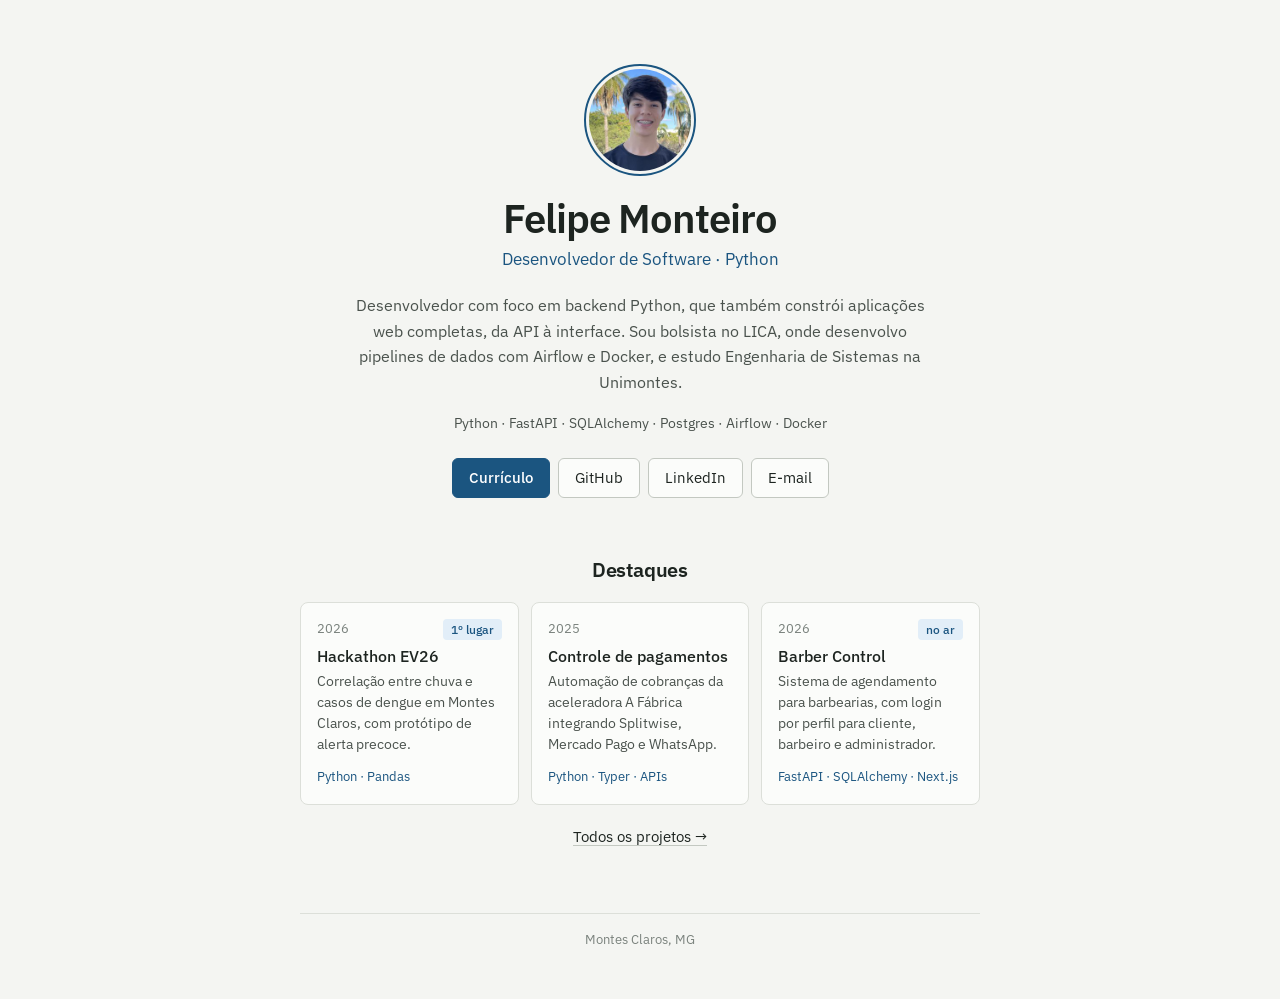
<file: index.html>
<!DOCTYPE html>
<html lang="pt-BR">
<head>
    <meta charset="UTF-8">
    <meta name="viewport" content="width=device-width, initial-scale=1.0">
    <title>Felipe Monteiro · Desenvolvedor de Software</title>
    <meta name="description" content="Felipe Monteiro, desenvolvedor de software com foco em backend Python. Bolsista no LICA e estudante de Engenharia de Sistemas na Unimontes.">
    <meta property="og:title" content="Felipe Monteiro · Desenvolvedor de Software">
    <meta property="og:description" content="Backend com Python e FastAPI, pipelines de dados no LICA, Engenharia de Sistemas na Unimontes.">
    <meta property="og:image" content="https://felipemonteiro.dev/foto.jpg">
    <meta property="og:url" content="https://felipemonteiro.dev/">
    <meta property="og:type" content="website">
    <link rel="icon" href="foto.jpg">
    <link rel="preconnect" href="https://fonts.googleapis.com">
    <link rel="preconnect" href="https://fonts.gstatic.com" crossorigin>
    <link href="https://fonts.googleapis.com/css2?family=IBM+Plex+Sans:wght@400;500;600&display=swap" rel="stylesheet">
    <link rel="stylesheet" href="style.css">
</head>
<body>
    <main>
        <header>
            <img class="avatar" src="foto.jpg" alt="Foto de Felipe Monteiro" width="112" height="112">
            <h1>Felipe Monteiro</h1>
            <p class="role">Desenvolvedor de Software · Python</p>
        </header>

        <p class="about">
            Desenvolvedor com foco em backend Python, que também constrói aplicações web
            completas, da API à interface. Sou bolsista no LICA, onde desenvolvo pipelines
            de dados com Airflow e Docker, e estudo Engenharia de Sistemas na Unimontes.
        </p>

        <p class="stack">Python · FastAPI · SQLAlchemy · Postgres · Airflow · Docker</p>

        <ul class="links">
            <li><a class="primary" href="curriculo.pdf" target="_blank" rel="noopener">Currículo</a></li>
            <li><a href="https://github.com/felipe-monteiro16" target="_blank" rel="noopener">GitHub</a></li>
            <li><a href="https://www.linkedin.com/in/felipemonteirodev" target="_blank" rel="noopener">LinkedIn</a></li>
            <li><a href="mailto:contato@felipemonteiro.dev">E-mail</a></li>
        </ul>

        <section aria-labelledby="destaques">
            <h2 id="destaques">Destaques</h2>
            <ul class="cards">
                <li>
                    <a class="card" href="https://github.com/felipe-monteiro16/hackaton-ev26" target="_blank" rel="noopener">
                        <span class="meta"><span>2026</span><span class="badge">1º lugar</span></span>
                        <h3>Hackathon EV26</h3>
                        <p>Correlação entre chuva e casos de dengue em Montes Claros, com protótipo de alerta precoce.</p>
                        <span class="tags">Python · Pandas</span>
                    </a>
                </li>
                <li>
                    <a class="card" href="https://github.com/felipe-monteiro16/payment-control-a-fabrica" target="_blank" rel="noopener">
                        <span class="meta"><span>2025</span></span>
                        <h3>Controle de pagamentos</h3>
                        <p>Automação de cobranças da aceleradora A Fábrica integrando Splitwise, Mercado Pago e WhatsApp.</p>
                        <span class="tags">Python · Typer · APIs</span>
                    </a>
                </li>
                <li>
                    <a class="card" href="https://barbercontrol.felipemonteiro.dev" target="_blank" rel="noopener">
                        <span class="meta"><span>2026</span><span class="badge">no ar</span></span>
                        <h3>Barber Control</h3>
                        <p>Sistema de agendamento para barbearias, com login por perfil para cliente, barbeiro e administrador.</p>
                        <span class="tags">FastAPI · SQLAlchemy · Next.js</span>
                    </a>
                </li>
            </ul>
            <a class="more" href="projetos/">Todos os projetos →</a>
        </section>

        <footer>Montes Claros, MG</footer>
    </main>
</body>
</html>
</file>
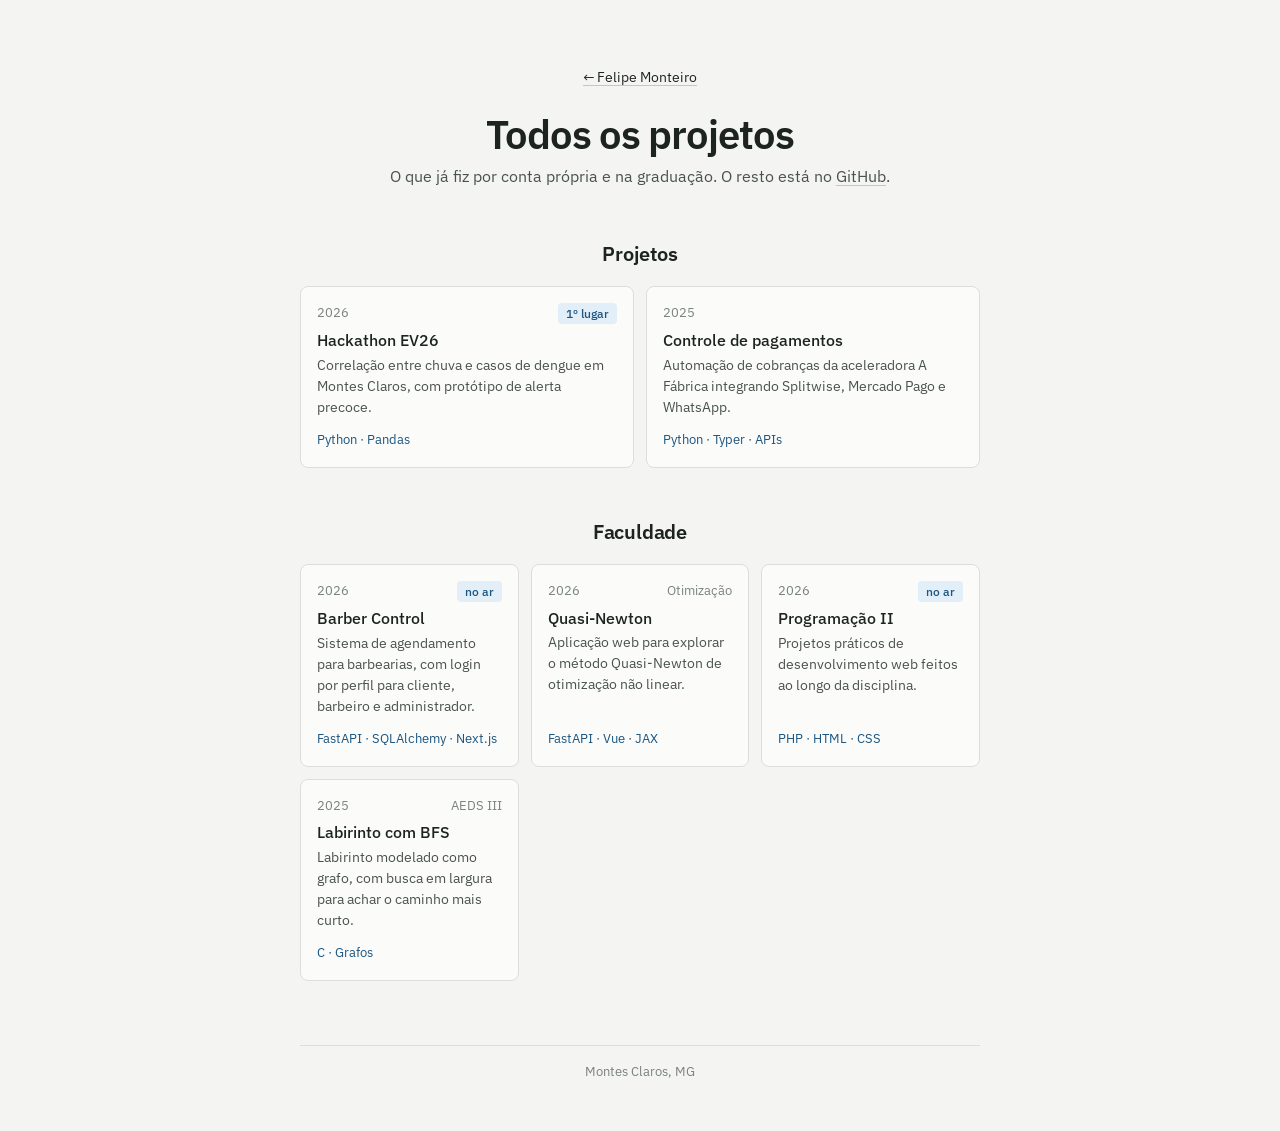
<file: projetos/index.html>
<!DOCTYPE html>
<html lang="pt-BR">
<head>
    <meta charset="UTF-8">
    <meta name="viewport" content="width=device-width, initial-scale=1.0">
    <title>Projetos · Felipe Monteiro</title>
    <meta name="description" content="Projetos de Felipe Monteiro: trabalhos próprios e da graduação em Engenharia de Sistemas.">
    <link rel="icon" href="../foto.jpg">
    <link rel="preconnect" href="https://fonts.googleapis.com">
    <link rel="preconnect" href="https://fonts.gstatic.com" crossorigin>
    <link href="https://fonts.googleapis.com/css2?family=IBM+Plex+Sans:wght@400;500;600&display=swap" rel="stylesheet">
    <link rel="stylesheet" href="../style.css">
</head>
<body>
    <main>
        <a class="back" href="../">← Felipe Monteiro</a>

        <h1>Todos os projetos</h1>
        <p class="lead">O que já fiz por conta própria e na graduação. O resto está no <a href="https://github.com/felipe-monteiro16" target="_blank" rel="noopener">GitHub</a>.</p>

        <section aria-labelledby="proprios">
            <h2 id="proprios">Projetos</h2>
            <ul class="cards">
                <li>
                    <a class="card" href="https://github.com/felipe-monteiro16/hackaton-ev26" target="_blank" rel="noopener">
                        <span class="meta"><span>2026</span><span class="badge">1º lugar</span></span>
                        <h3>Hackathon EV26</h3>
                        <p>Correlação entre chuva e casos de dengue em Montes Claros, com protótipo de alerta precoce.</p>
                        <span class="tags">Python · Pandas</span>
                    </a>
                </li>
                <li>
                    <a class="card" href="https://github.com/felipe-monteiro16/payment-control-a-fabrica" target="_blank" rel="noopener">
                        <span class="meta"><span>2025</span></span>
                        <h3>Controle de pagamentos</h3>
                        <p>Automação de cobranças da aceleradora A Fábrica integrando Splitwise, Mercado Pago e WhatsApp.</p>
                        <span class="tags">Python · Typer · APIs</span>
                    </a>
                </li>
            </ul>
        </section>

        <section aria-labelledby="faculdade">
            <h2 id="faculdade">Faculdade</h2>
            <ul class="cards">
                <li>
                    <a class="card" href="https://barbercontrol.felipemonteiro.dev" target="_blank" rel="noopener">
                        <span class="meta"><span>2026</span><span class="badge">no ar</span></span>
                        <h3>Barber Control</h3>
                        <p>Sistema de agendamento para barbearias, com login por perfil para cliente, barbeiro e administrador.</p>
                        <span class="tags">FastAPI · SQLAlchemy · Next.js</span>
                    </a>
                </li>
                <li>
                    <a class="card" href="https://github.com/felipe-monteiro16/quasi-newton-unimontes" target="_blank" rel="noopener">
                        <span class="meta"><span>2026</span><span>Otimização</span></span>
                        <h3>Quasi-Newton</h3>
                        <p>Aplicação web para explorar o método Quasi-Newton de otimização não linear.</p>
                        <span class="tags">FastAPI · Vue · JAX</span>
                    </a>
                </li>
                <li>
                    <a class="card" href="https://prog2.felipemonteiro.dev" target="_blank" rel="noopener">
                        <span class="meta"><span>2026</span><span class="badge">no ar</span></span>
                        <h3>Programação II</h3>
                        <p>Projetos práticos de desenvolvimento web feitos ao longo da disciplina.</p>
                        <span class="tags">PHP · HTML · CSS</span>
                    </a>
                </li>
                <li>
                    <a class="card" href="https://github.com/felipe-monteiro16/trabalho-final-aeds-3" target="_blank" rel="noopener">
                        <span class="meta"><span>2025</span><span>AEDS III</span></span>
                        <h3>Labirinto com BFS</h3>
                        <p>Labirinto modelado como grafo, com busca em largura para achar o caminho mais curto.</p>
                        <span class="tags">C · Grafos</span>
                    </a>
                </li>
            </ul>
        </section>

        <footer>Montes Claros, MG</footer>
    </main>
</body>
</html>
</file>
<file: style.css>
:root {
    --bg: #f4f5f2;
    --surface: #fbfcfa;
    --text: #1d2420;
    --muted: #4a524d;
    --faint: #7a827d;
    --accent: #1b5580;
    --accent-hover: #144263;
    --accent-bg: #e2eef8;
    --on-accent: #ffffff;
    --border: #dcdfd9;
    --border-strong: #c3c8c1;
    --sans: "IBM Plex Sans", system-ui, -apple-system, "Segoe UI", sans-serif;
}

*,
*::before,
*::after {
    box-sizing: border-box;
}

html {
    -webkit-text-size-adjust: 100%;
}

body {
    margin: 0;
    background: var(--bg);
    color: var(--text);
    font-family: var(--sans);
    font-size: 16px;
    line-height: 1.6;
}

main {
    max-width: 720px;
    margin: 0 auto;
    padding: 64px 20px 48px;
    text-align: center;
}

a {
    color: inherit;
    text-decoration-color: var(--border-strong);
    text-underline-offset: 3px;
}

a:hover {
    color: var(--accent);
    text-decoration-color: currentColor;
}

a:focus-visible {
    outline: 2px solid var(--accent);
    outline-offset: 3px;
    border-radius: 4px;
}

.avatar {
    display: block;
    width: 112px;
    height: 112px;
    margin: 0 auto 20px;
    border-radius: 50%;
    border: 2px solid var(--accent);
    padding: 3px;
    object-fit: cover;
}

h1 {
    font-family: var(--sans);
    font-size: 40px;
    font-weight: 600;
    line-height: 1.1;
    letter-spacing: -0.025em;
    margin: 0;
}

.role {
    color: var(--accent);
    font-size: 17px;
    margin: 6px 0 0;
}

.about {
    color: var(--muted);
    max-width: 58ch;
    margin: 20px auto 0;
}

.stack {
    color: var(--muted);
    font-size: 14px;
    margin: 16px 0 0;
}

.links {
    display: flex;
    flex-wrap: wrap;
    justify-content: center;
    gap: 8px;
    margin: 24px 0 56px;
    padding: 0;
    list-style: none;
}

.links a {
    display: inline-block;
    padding: 7px 16px;
    font-size: 15px;
    text-decoration: none;
    background: var(--surface);
    border: 1px solid var(--border-strong);
    border-radius: 6px;
    transition: border-color 0.15s ease, background-color 0.15s ease;
}

.links a:hover {
    border-color: var(--accent);
}

.links a.primary {
    background: var(--accent);
    border-color: var(--accent);
    color: var(--on-accent);
    font-weight: 500;
}

.links a.primary:hover {
    background: var(--accent-hover);
    border-color: var(--accent-hover);
}

h2 {
    font-family: var(--sans);
    font-size: 20px;
    letter-spacing: -0.01em;
    font-weight: 600;
    margin: 0 0 16px;
}

section + section {
    margin-top: 48px;
}

.cards {
    display: grid;
    grid-template-columns: repeat(auto-fit, minmax(200px, 1fr));
    gap: 12px;
    margin: 0;
    padding: 0;
    list-style: none;
    text-align: left;
}

.card {
    display: flex;
    flex-direction: column;
    height: 100%;
    padding: 16px;
    background: var(--surface);
    border: 1px solid var(--border);
    border-radius: 8px;
    text-decoration: none;
    transition: border-color 0.15s ease;
}

a.card:hover {
    color: inherit;
    border-color: var(--accent);
}

.card .meta {
    display: flex;
    justify-content: space-between;
    align-items: center;
    gap: 8px;
    font-size: 13px;
    color: var(--faint);
    margin-bottom: 6px;
}

.badge {
    font-size: 12px;
    font-weight: 500;
    color: var(--accent);
    background: var(--accent-bg);
    padding: 1px 8px;
    border-radius: 4px;
}

.card h3 {
    font-size: 16px;
    font-weight: 500;
    line-height: 1.3;
    margin: 0 0 4px;
}

.card p {
    font-size: 14px;
    line-height: 1.5;
    color: var(--muted);
    margin: 0 0 12px;
}

.card .tags {
    margin-top: auto;
    font-size: 13px;
    color: var(--accent);
}

.more {
    display: inline-block;
    margin-top: 20px;
    font-size: 15px;
}

.back {
    display: inline-block;
    font-size: 14px;
    margin-bottom: 24px;
}

.lead {
    color: var(--muted);
    margin: 8px 0 48px;
}

footer {
    margin-top: 64px;
    padding-top: 16px;
    border-top: 1px solid var(--border);
    font-size: 13px;
    color: var(--faint);
}

@media (max-width: 480px) {
    main {
        padding-top: 40px;
    }

    h1 {
        font-size: 32px;
    }

    .avatar {
        width: 96px;
        height: 96px;
    }

    .links {
        gap: 6px;
    }

    .links a {
        padding: 6px 11px;
        font-size: 14px;
    }
}
</file>
